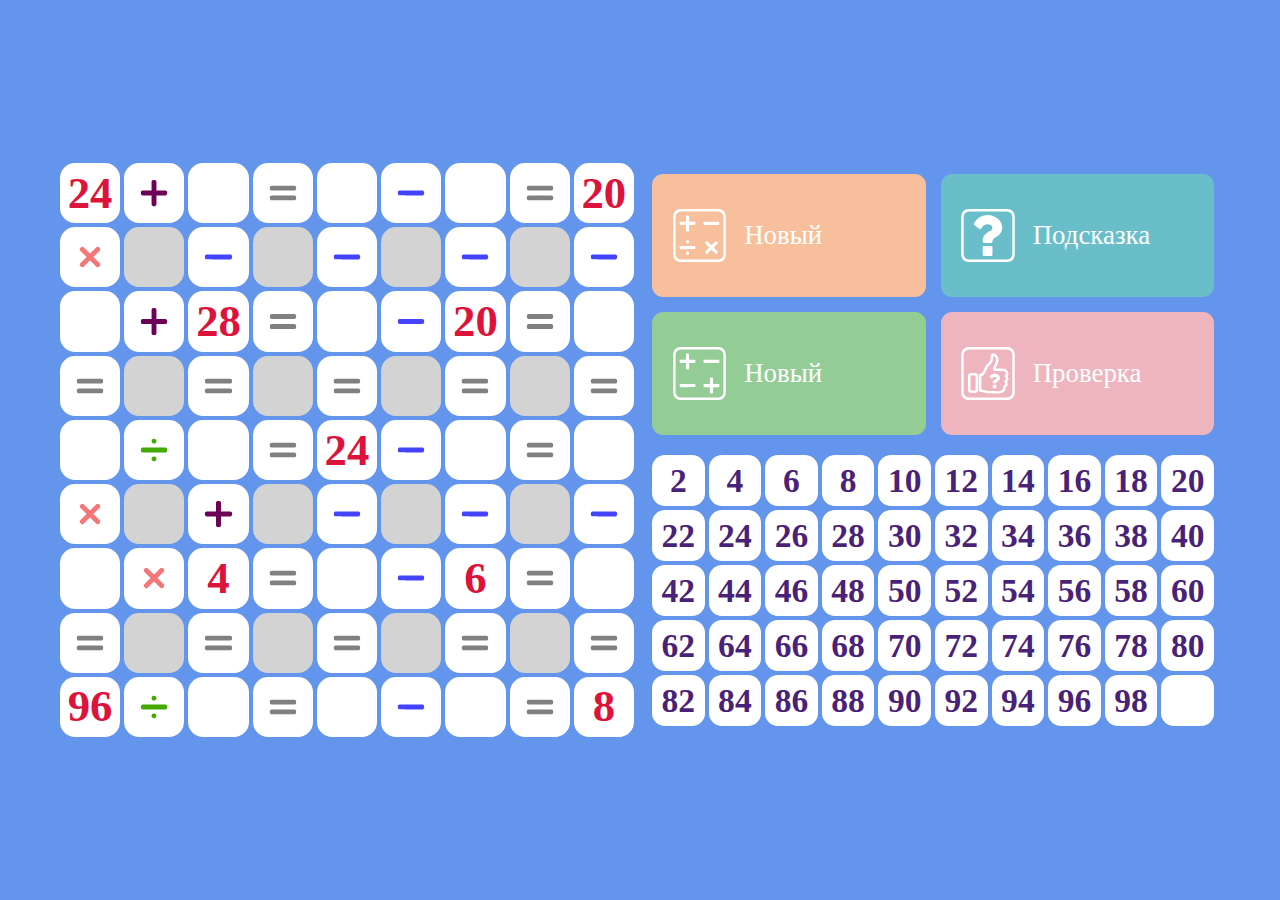
<file: MathMat/index.html>
<!doctype html><html lang="en" class="notranslate" translate="no"><head><meta charset="UTF-8"><meta http-equiv="X-UA-Compatible" content="IE=edge"><meta name="viewport" content="width=device-width,initial-scale=1"><meta name="author" content="Бельский Денис Викторович"><meta name="google" content="notranslate"><meta name="theme-color" content="#6495ed"><link rel="icon" type="image/png" href="./favicon/mstile-144x144.png"/><link rel="apple-touch-icon" href="./favicon/android-chrome-192x192.png"><meta name="apple-mobile-web-app-status-bar" content="#6495ed"><link rel="manifest" href="./manifest.json"><title>Математический коврик</title><link href="style.css" rel="stylesheet"></head><body><div class="maindiv"><div class="maindiv-table"><div class="maindiv-table-box box-math"></div><div class="maindiv-table-box box-setup"><div class="box-setup-button"></div><div class="box-setup-keyboard"></div></div></div></div><script src="main.js"></script></body></html>
</file>
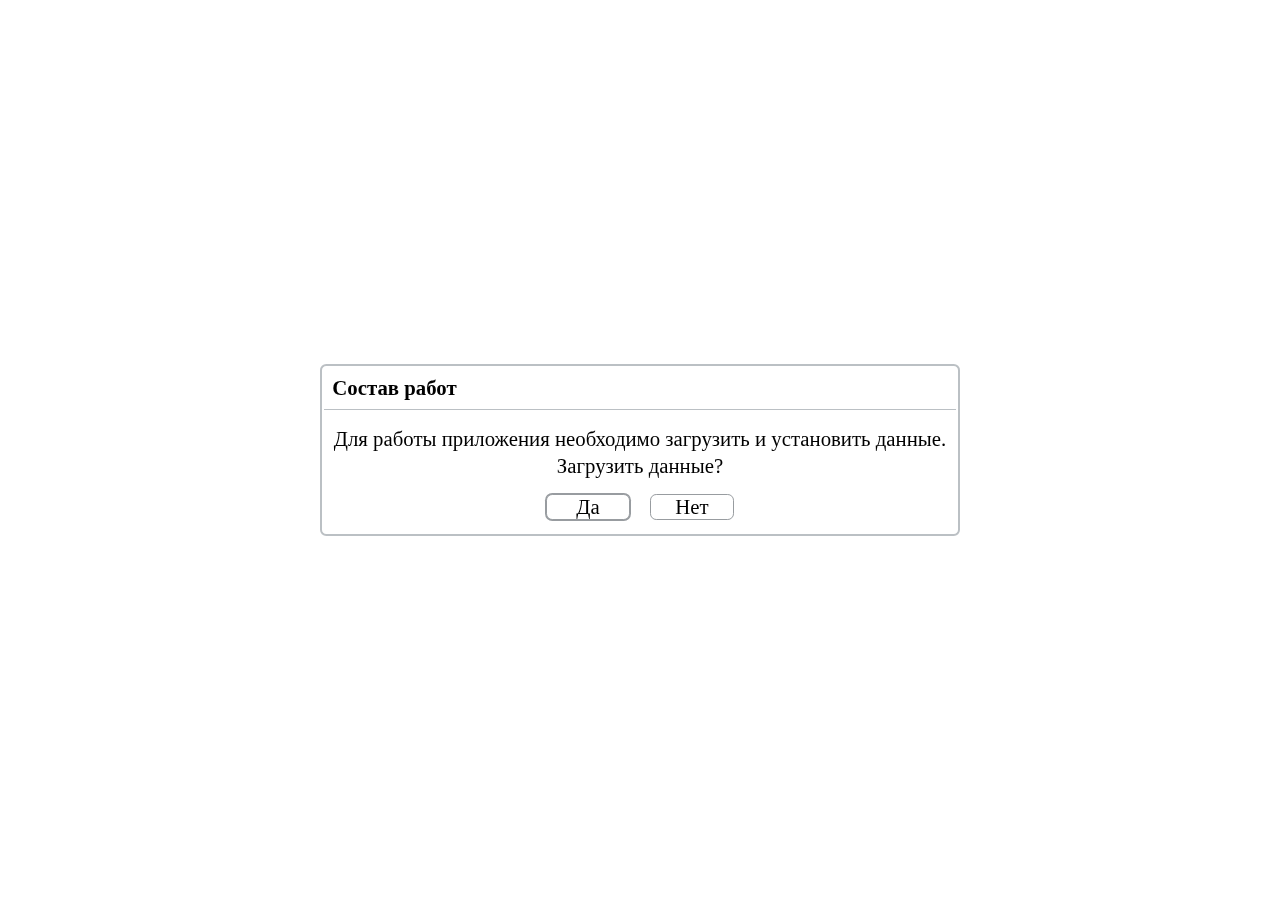
<file: SostRab/index.html>
<!doctype html><html lang="ru" class="notranslate" translate="no"><head><meta charset="UTF-8"><meta http-equiv="X-UA-Compatible" content="IE=edge"><meta name="author" content="Бельский Денис Викторович"><meta name="google" content="notranslate"><meta name="viewport" content="width=device-width,initial-scale=1"><title>Состав работ</title><meta name="theme-color" content="#c4cfff"><link rel="icon" type="image/png" href="./favicon/icon-144x144.png"/><link rel="apple-touch-icon" href="./favicon/icon-192x192.png"><meta name="apple-mobile-web-app-status-bar" content="#c4cfff"><link rel="manifest" href="./manifest.json"><link href="style.css" rel="stylesheet"></head><body><div class="header"><div class="table-data"><div class="title">Таблица:</div><div id="div-input" class="table-input"><div id="div-input-data"></div></div></div><div class="header-button"><div class="div-button obnov-data">Обновить</div><div class="button-info"><img src="img/info.svg" alt="i"></div></div><div class="not_data color-load">Нет данных</div></div><div class="content"><div id="not-data-content" class="color-load"></div><ul id="ul_data_sr"></ul></div><div id="warning-bg" class="modal-cover"><div id="warning-load"><div id="warning-load-name">Состав работ</div><div id="warning-load-data"><p class="dialog-data-txt">Для работы приложения необходимо загрузить и установить данные. Загрузить данные?</p><p class="dialog-data-load color-load"></p></div><div id="warning-load-button"><button class="ok-load style-button">Да</button> <button class="cancel-load style-button">Нет</button></div><div class="loader"><div class="lds-dual-ring"></div></div></div></div><div id="update-bg" class="modal-cover"><div id="update-form"><div id="update-process"><div class="update-loader"><div class="lds-dual-ring"></div></div><div class="loader-info color-load"></div></div><div id="update-itog"><div class="update-itog-info">Обновления установлены</div><div class="update-itog-button"><button class="update-button style-button">Ok</button></div></div></div></div><div id="about-bg" class="modal-cover"><div id="about-data"><div id="about-info"><div>О приложении</div><div id="about-close">×</div></div><div id="about-content"><span>Версия приложения</span><div id="about-app"></div><span>Версия базы данных</span><div id="about-version"></div><span>Количество записей</span><div id="about-record"></div><span>Используемое пространство</span><div id="about-memory_user"></div><span>Общее пространство</span><div id="about-memory_all"></div><div id="about-clear"><div id="about-delete" class="div-button">Удалить данные</div></div></div></div></div><div id="my-dialog-cover"><div id="dialog-form"><div id="dialog-header"><div id="dialog-header-name"></div><div id="dialog-header-close">×</div></div><div id="dialog-data"></div><div id="dialog-footer"><button id="dialog-button-1">Да</button> <button id="dialog-button-2">Нет</button></div></div></div><div id="klava-bg" class="modal-cover"><div id="klava-wrapper-title"><div id="klava-title" class="title">Таблица:</div></div><div id="klava-wrapper-container"><div id="klava-container"><div id="klava-button" class="kl_but"><div id="inrr">ИНРР</div><div>1</div><div>2</div><div>3</div><div>ЕУ</div><div>Е</div><div>4</div><div>5</div><div>6</div><div>С</div><div>М</div><div>7</div><div>8</div><div>9</div><div>Ц</div><div>/</div><div>−</div><div>0</div><div id="bs"><img src="img/backspace.svg" alt=" " height="65%" width="65%"></div></div><div id="klava-button-footer" class="kl_but"><div>×</div><div>Найти</div></div></div></div></div><script src="main.js"></script></body></html>
</file>
<file: MathMat/style.css>
*{padding:0;margin:0;border:0}*,*:before,*:after{-moz-box-sizing:border-box;-webkit-box-sizing:border-box;box-sizing:border-box}:focus,:active{outline:none}a:focus,a:active{outline:none}nav,footer,header,aside{display:block}html,body{height:100%;width:100%;font-size:100%;line-height:1;font-size:14px;-ms-text-size-adjust:100%;-moz-text-size-adjust:100%;-webkit-text-size-adjust:100%}input,button,textarea{font-family:inherit}input::-ms-clear{display:none}button{cursor:pointer}button::-moz-focus-inner{padding:0;border:0}a,a:visited{text-decoration:none}a:hover{text-decoration:none}ul li{list-style:none}img{vertical-align:top}h1,h2,h3,h4,h5,h6{font-size:inherit;font-weight:400}
body{background:#6495ed;font-family:"Times New Roman",Times,serif}.maindiv{width:100vw;height:100vh;display:flex;align-items:center;justify-content:center;flex-wrap:wrap;-moz-user-select:none;-webkit-user-select:none;-ms-user-select:none;user-select:none}.maindiv-table{display:flex;align-items:center;justify-content:center;flex-wrap:wrap;font-weight:bold;font-size:calc(min(min(100vw,100vh), calc(max(100vw,100vh) / 2)) * 0.9 / 9 * 0.7)}.maindiv-table-box{height:calc(min(min(100vw,100vh), calc(max(100vw,100vh) / 2)) * 0.9);width:calc(min(min(100vw,100vh), calc(max(100vw,100vh) / 2)) * 0.9);margin:5px}.box-math{display:grid;grid-template-columns:repeat(9, 1fr);grid-template-rows:repeat(9, 1fr);padding:1px;gap:4px}.item-box-math{display:flex;align-items:center;justify-content:center;background:#fff;border-radius:25%}.box-setup{padding:2px}.box-setup-button{height:50%;display:grid;grid-template-columns:repeat(2, 1fr);grid-template-rows:repeat(2, 1fr);gap:15px;padding:10px 5px 15px 5px}.box-setup-keyboard{height:50%;display:grid;grid-template-columns:repeat(10, 1fr);grid-template-rows:repeat(5, 1fr);gap:4px;padding:5px;padding-bottom:10px}.item-box-setup-keyboard{display:flex;align-items:center;justify-content:center;border-radius:25%;font-size:75%;background:#fff;color:rgba(56,11,107,.91)}.item-box-setup-button{border-radius:.25em;display:grid;grid-template-columns:1fr 4fr 1fr 12fr;font-weight:200;color:#fff}.item-box-setup-button-img{grid-column-start:2}.item-box-setup-button-content{display:flex;align-items:center;font-size:60%;grid-column-start:4}.box-math input{padding:1px;border:0px;width:100%;height:100%;font-size:inherit;font-weight:inherit;text-align:center}.box-prov{height:100%;width:100%}.div_ok_edit{display:flex;align-items:center;height:50%;margin:0px 2px;font-size:60%}[data-edit]{cursor:default;color:rgba(56,11,107,.91)}[data-edit="0"]{color:crimson}[data-edit="1"]{cursor:text}[data-edit="4"]{color:#fff;background:#75ff9363}.not_data{background:#d3d3d3}.select_td{background:#2c1ea5;color:#fff}.click-keyboard{background:#f4a460;color:#fff}.item-box-setup-button-new{background:#f7bf9b;border:3px solid #f7bf9b}.item-box-setup-button-hint{background:#6abeca;border:3px solid #6abeca}.item-box-setup-button-newpm{background:#94cc96;border:3px solid #94cc96}.item-box-setup-button-prov{background:#eeb5bf;border:3px solid #eeb5bf}.item-box-setup-button-new-prov-border{border:3px solid #fff}@media(max-width: 1024px){.item-box-setup-button-new{border:2px solid #f7bf9b}.item-box-setup-button-hint{border:2px solid #6abeca}.item-box-setup-button-newpm{border:2px solid #94cc96}.item-box-setup-button-prov{border:2px solid #eeb5bf}.item-box-setup-button-new-prov-border{border:2px solid #fff}}
</file>
<file: SostRab/style.css>
*{padding:0;margin:0;border:0}*,*:before,*:after{-moz-box-sizing:border-box;-webkit-box-sizing:border-box;box-sizing:border-box}:focus,:active{outline:none}a:focus,a:active{outline:none}nav,footer,header,aside{display:block}html,body{height:100%;width:100%;font-size:100%;line-height:1;font-size:14px;-ms-text-size-adjust:100%;-moz-text-size-adjust:100%;-webkit-text-size-adjust:100%}input,button,textarea{font-family:inherit}input::-ms-clear{display:none}button{cursor:pointer}button::-moz-focus-inner{padding:0;border:0}a,a:visited{text-decoration:none}a:hover{text-decoration:none}ul li{list-style:none}img{vertical-align:top}h1,h2,h3,h4,h5,h6{font-size:inherit;font-weight:400}
html,body{font-size:calc(16px + (24 - 16) * ((100vw - 320px) / (1920 - 320)));font-family:"Times New Roman",Times,serif;line-height:1.3}body{padding-top:2rem;position:relative;cursor:default;-moz-user-select:none;-webkit-user-select:none;-ms-user-select:none;user-select:none}.header{position:fixed;top:0;left:0;width:100%;z-index:10;height:2rem;display:none;background-color:#c4cfff;align-items:center;justify-content:space-between}.modal-cover{display:none;position:fixed;top:0;left:0;z-index:999;width:100%;height:100%}.table-data{display:flex;align-items:center;justify-content:flex-start}.table-input{display:flex;align-items:center;border:1px solid #bbc0c4;border-radius:.3em;height:1.5rem;background-color:#fff;width:calc(140px + (300 - 140) * ((100vw - 320px) / (1920 - 320)))}.input-box-shadow{box-shadow:0 0 0 3px rgba(0,149,255,.15)}.table-input:hover{box-shadow:0 0 0 3px rgba(0,149,255,.15)}#div-input-data{margin:0 4px}.not_data{display:none}input,.table-input{width:calc(140px + (300 - 140) * ((100vw - 320px) / (1920 - 320)))}input:focus{box-shadow:0 0 0 4px rgba(0,149,255,.15)}.title{margin:0 .2em 0 .2em}.obnov-data{margin-right:.3em;display:none;justify-content:center;align-items:center;height:1.5rem}.header-button{display:flex}.button-info{height:1.5rem;border:1px solid #989ca0;border-radius:50%;width:1.5rem;display:flex;justify-content:center;align-items:center;background-color:#fff;margin-right:.3em}input,button{font-size:inherit}ul{font-size:1rem;margin:.2em .2em .2em .8em}ul>li{border:1px solid #e0e0e0;background:#ecfcf1;border-radius:.3em;margin:.3em 0;padding:.4em .4em .4em 1em;position:relative;display:flex;align-items:center}ul>li::before{background:#86de9de8 none repeat scroll 0 0;border:.2em solid #fff;border-radius:50%;content:attr(data-before);font-weight:bold;height:1.5em;left:-0.75em;position:absolute;width:1.5em;display:flex;justify-content:center;align-items:center}.button-info img{height:50%}#not-data-content{text-align:center}
#warning-bg{justify-content:center;align-items:center}#warning-load{border:2px solid #bbc0c4;max-width:50vw;border-radius:.3em;margin:10px}#warning-load-name{font-weight:bold;border-bottom:1px solid #bbc0c4;padding:.4em;margin:0px 2px 0px 2px}#warning-load-data{margin:.7em 10px}#warning-load-data>p{text-align:center}#warning-load-button{display:flex;justify-content:center;margin:0px 2px .7em 2px}.div-button{border:1px solid #989ca0;border-radius:.3em;background-color:#fff;padding:0 .3em}.style-button{border:1px solid #989ca0;border-radius:.3em;background-color:#fff;padding:0 .3em;display:flex;justify-content:center;align-items:center;width:4em;margin:0 .5em;cursor:default}.style-button:focus{box-shadow:0 0 0 1px #989ca0}.color-load{color:#d64269}.loader{display:none;justify-content:center;align-items:center;margin:.3em}.lds-dual-ring{display:inline-block;width:40px;height:40px}.lds-dual-ring:after{content:" ";display:block;width:40px;height:40px;margin:0px;border-radius:50%;border:6px solid #fff;border-color:#d64269 transparent #d64269 transparent;animation:lds-dual-ring 1.2s linear infinite}@keyframes lds-dual-ring{0%{transform:rotate(0deg)}100%{transform:rotate(360deg)}}@media(max-width: 1024px){#warning-load{max-width:60vw}}
#klava-bg{justify-content:flex-start;align-items:flex-start}#klava-wrapper-container{margin-top:2rem}#klava-container{width:calc(140px + (300 - 140) * ((100vw - 320px) / (1920 - 320)));border:1px solid #bbc0c4;border-radius:.3em;background-color:#c4cfff}#klava-button{display:grid;grid-template-columns:repeat(5, 1fr);grid-template-rows:repeat(4, 1fr);gap:4px;padding:4px}#klava-button-footer{display:flex;align-items:center;justify-content:space-around;border-top:1px solid #bbc0c4;padding:6px 4px 4px 4px;margin:2px 4px}.but_klava{display:flex;justify-content:center;align-items:center;border-radius:.25em;background-color:#fff;box-shadow:0px 1px 2px 0px rgba(0,0,0,.75);height:1.4em;font-size:.9em}#klava-button-footer>div{width:40%}#klava-title{margin-top:-3rem}#inrr{grid-column:1/3}.click-keyboard{background:#f4a460;color:#fff}
#about-bg{justify-content:center;align-items:center}#about-data{border:2px solid #bbc0c4;border-radius:.3em;margin:10px;background-color:#fff}#about-info{font-weight:bold;border-bottom:1px solid #bbc0c4;padding:.4em;margin:0px 2px 0px 2px;display:flex;align-items:center;justify-content:space-between}#about-content{display:grid;grid-template-columns:[names] auto [infos] 1fr;grid-auto-flow:row;grid-gap:.25em .5em;margin:.7em 7px;justify-items:start}#about-content>span{grid-column:names;grid-row:auto}#about-content>div:not(#about-clear){grid-column:infos;grid-row:auto}#about-clear{grid-column:span 2;display:flex;justify-content:center;margin-top:.4em;justify-self:center}#about-close{cursor:pointer}
#my-dialog-cover{justify-content:center;align-items:center;display:none;position:fixed;top:0;left:0;z-index:9999;width:100%;height:100%}#dialog-form{border:2px solid #bbc0c4;border-radius:.3em;margin:10px;background-color:#fff;max-width:50vw}#dialog-header{font-weight:bold;border-bottom:1px solid #bbc0c4;padding:.4em;margin:0px 2px 0px 2px;display:flex;align-items:center;justify-content:space-between}#dialog-header-close{cursor:pointer}#dialog-data{margin:.7em 7px}#dialog-footer{margin-bottom:.5em;display:flex;justify-content:center;align-items:center}#dialog-footer>button{border:1px solid #989ca0;border-radius:.3em;background-color:#fff;padding:0 .3em;display:flex;justify-content:center;align-items:center;width:4em;margin:0 .5em;cursor:default}#dialog-footer>button:focus{box-shadow:0 0 0 1px #989ca0}
#update-bg{justify-content:center;align-items:center}#update-form{border:2px solid #bbc0c4;max-width:90vw;border-radius:.3em;margin:10px;background-color:#fff}#update-process{display:none;margin:.5em}.update-loader{display:flex;justify-content:center;align-items:center}.loader-info{margin-left:1em;display:flex;align-items:center}.update-itog-info{margin-bottom:.5em;text-align:center}#update-itog{display:none;margin:.5em}.update-button{margin:0 auto}
</file>
